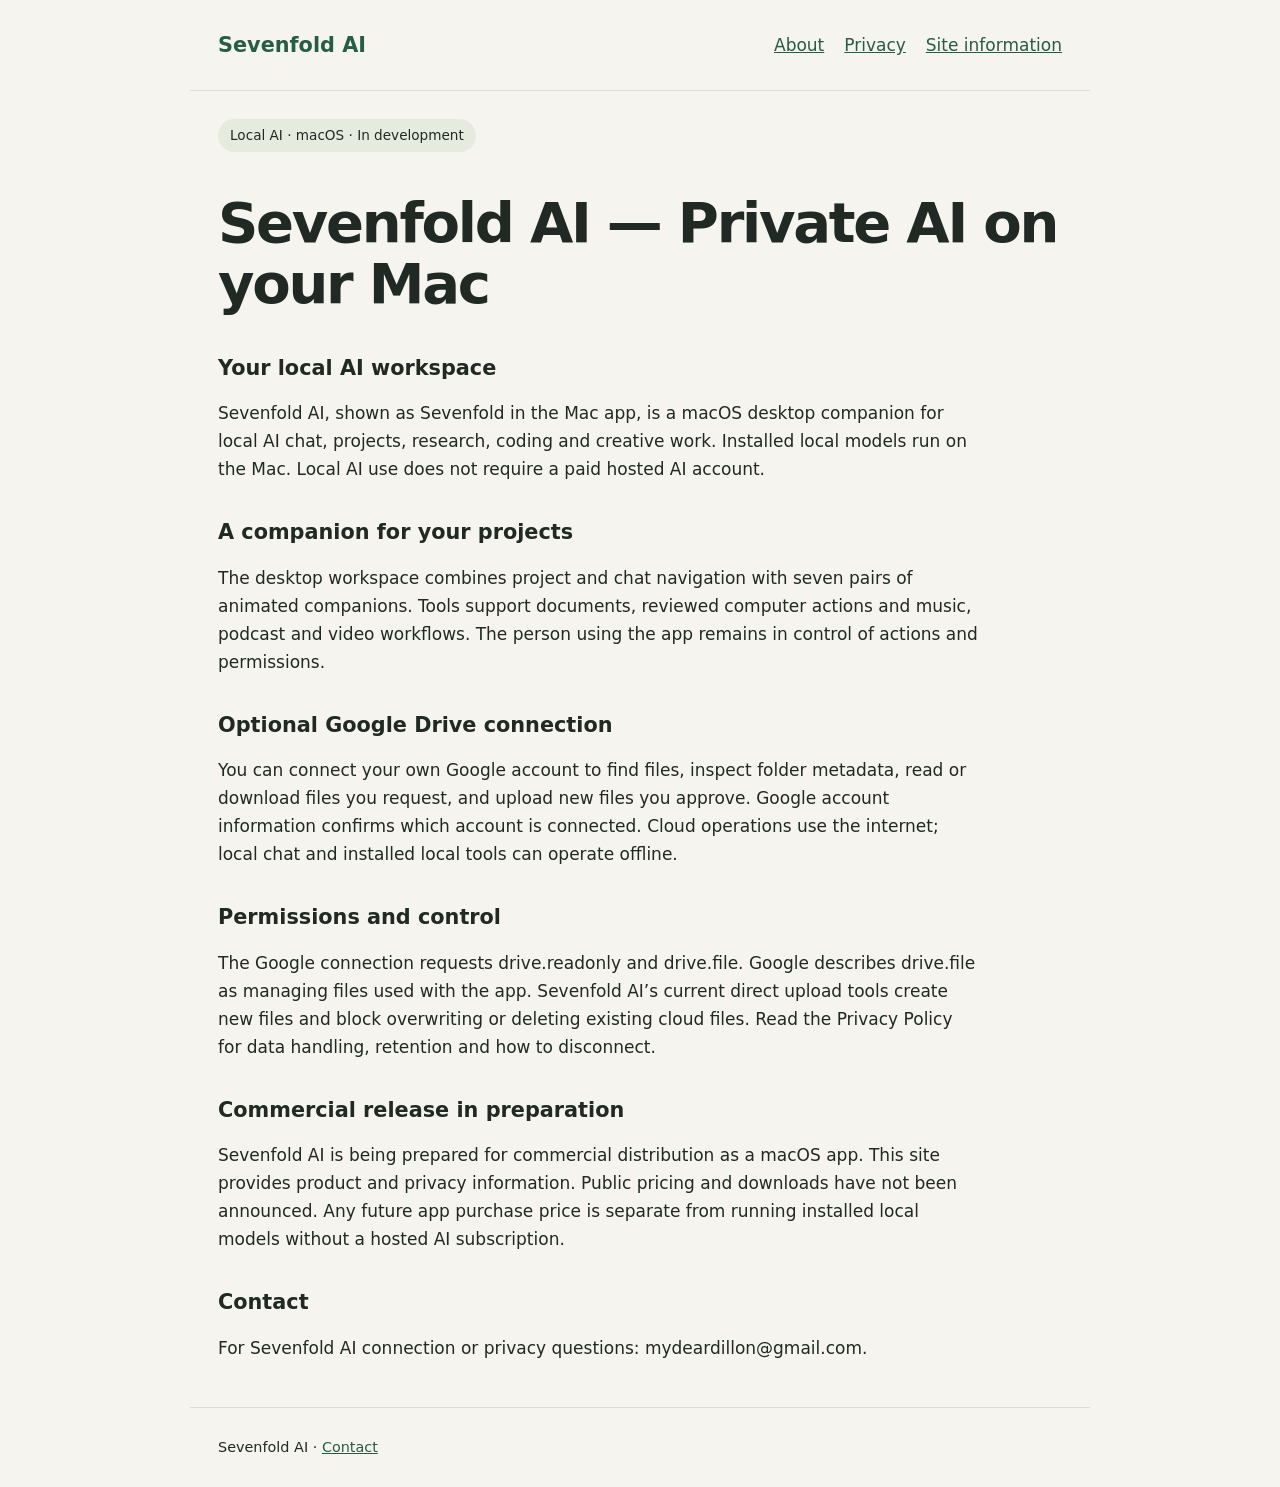
<file: index.html>
<!doctype html><html lang="en"><head><meta charset="utf-8"><meta name="viewport" content="width=device-width,initial-scale=1"><meta name="description" content="Sevenfold AI local AI workspace and optional Google Drive connection"><title>Sevenfold AI — Private AI on your Mac</title><link rel="stylesheet" href="styles.css"></head><body><header><a class="brand" href="index.html">Sevenfold AI</a><nav aria-label="Main"><a href="index.html">About</a><a href="privacy.html">Privacy</a><a href="terms.html">Site information</a></nav></header><main><span class="tag">Local AI · macOS · In development</span><h1>Sevenfold AI — Private AI on your Mac</h1><section><h2>Your local AI workspace</h2><p>Sevenfold AI, shown as Sevenfold in the Mac app, is a macOS desktop companion for local AI chat, projects, research, coding and creative work. Installed local models run on the Mac. Local AI use does not require a paid hosted AI account.</p></section><section><h2>A companion for your projects</h2><p>The desktop workspace combines project and chat navigation with seven pairs of animated companions. Tools support documents, reviewed computer actions and music, podcast and video workflows. The person using the app remains in control of actions and permissions.</p></section><section><h2>Optional Google Drive connection</h2><p>You can connect your own Google account to find files, inspect folder metadata, read or download files you request, and upload new files you approve. Google account information confirms which account is connected. Cloud operations use the internet; local chat and installed local tools can operate offline.</p></section><section><h2>Permissions and control</h2><p>The Google connection requests drive.readonly and drive.file. Google describes drive.file as managing files used with the app. Sevenfold AI’s current direct upload tools create new files and block overwriting or deleting existing cloud files. Read the Privacy Policy for data handling, retention and how to disconnect.</p></section><section><h2>Commercial release in preparation</h2><p>Sevenfold AI is being prepared for commercial distribution as a macOS app. This site provides product and privacy information. Public pricing and downloads have not been announced. Any future app purchase price is separate from running installed local models without a hosted AI subscription.</p></section><section><h2>Contact</h2><p>For Sevenfold AI connection or privacy questions: mydeardillon@gmail.com.</p></section></main><footer>Sevenfold AI · <a href="mailto:mydeardillon@gmail.com">Contact</a></footer></body></html>
</file>
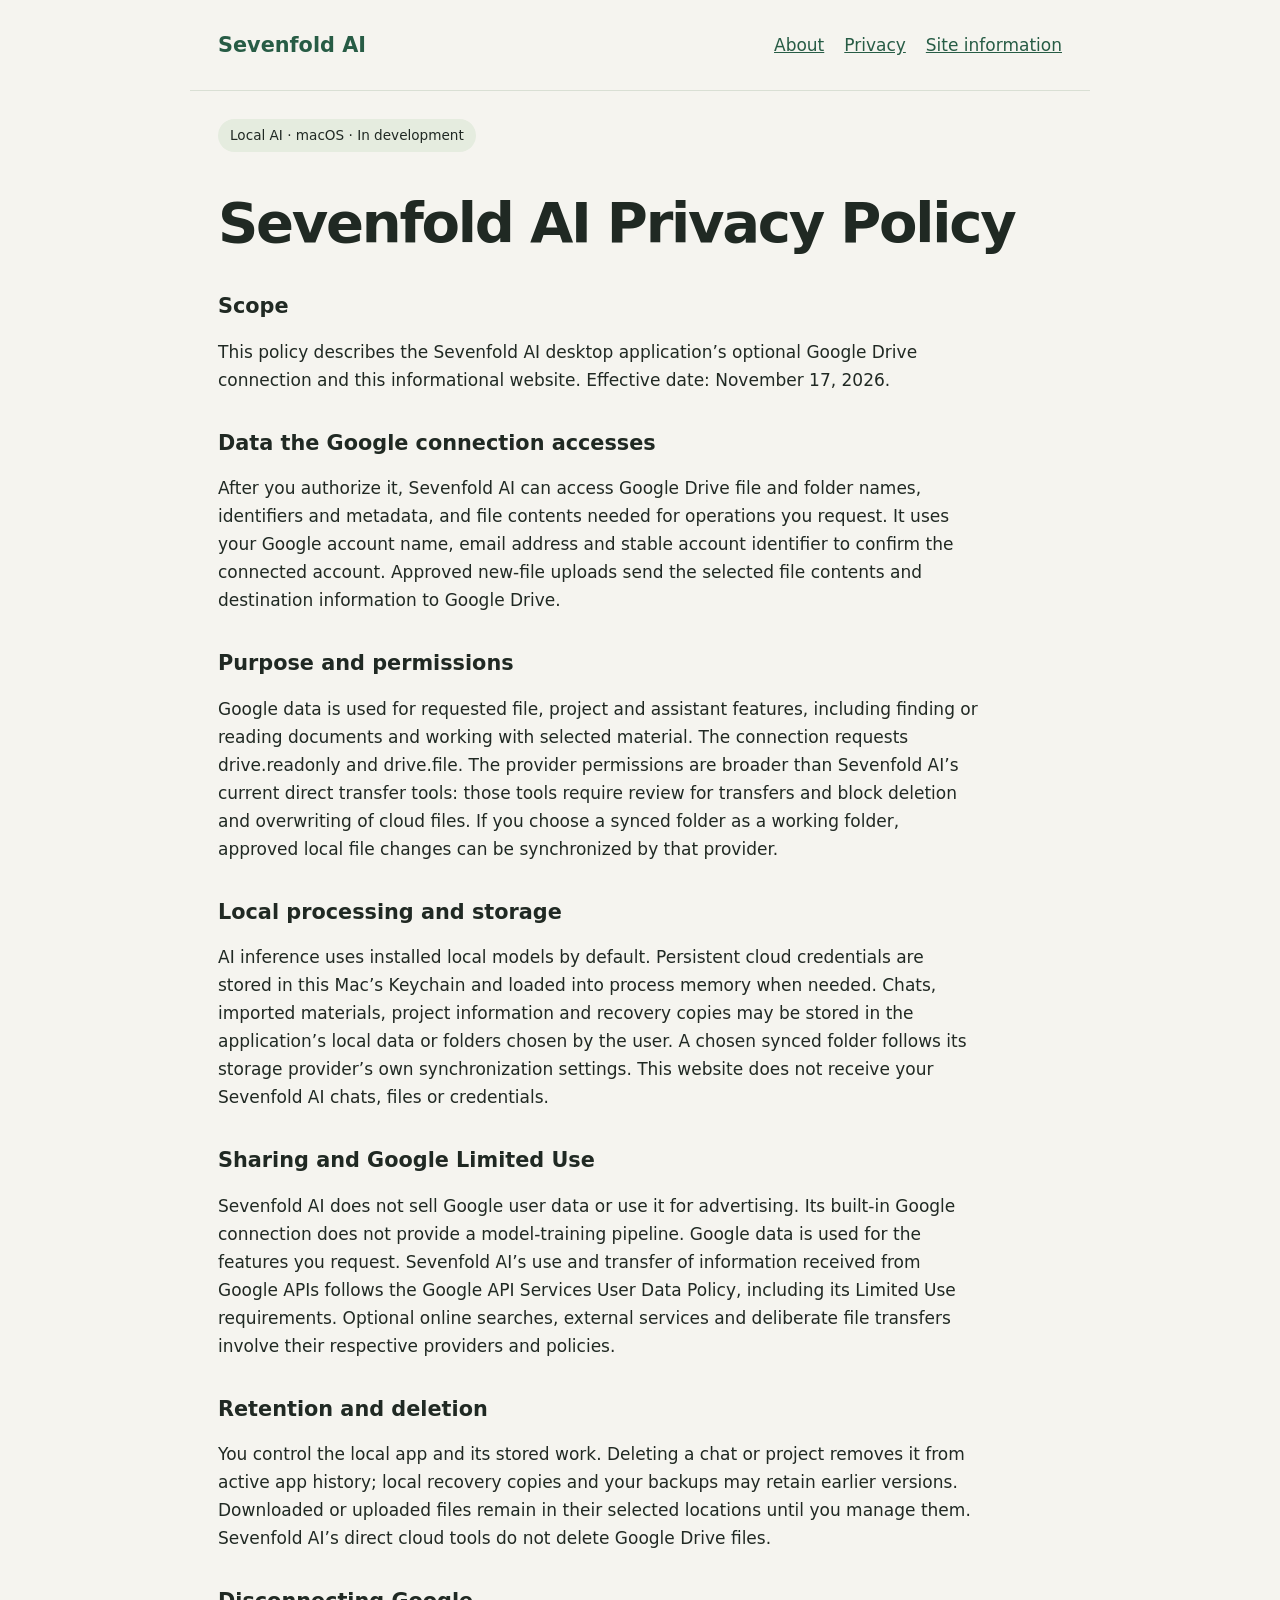
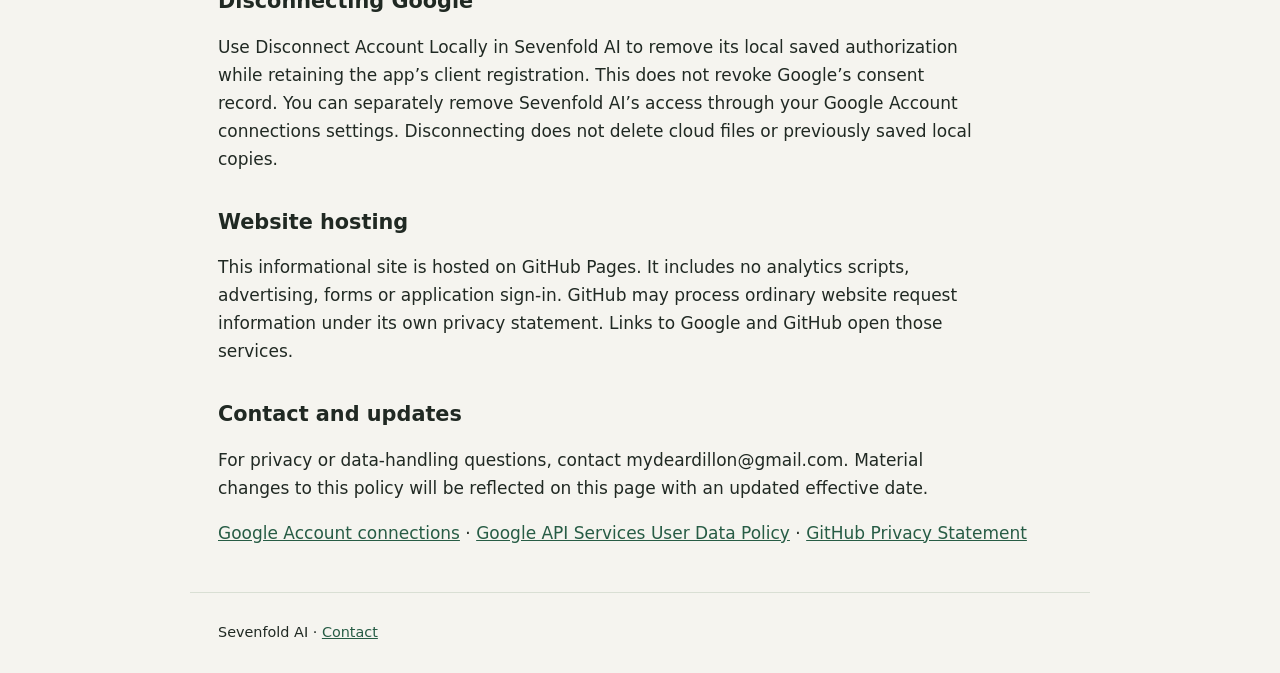
<file: privacy.html>
<!doctype html><html lang="en"><head><meta charset="utf-8"><meta name="viewport" content="width=device-width,initial-scale=1"><meta name="description" content="Sevenfold AI local AI workspace and optional Google Drive connection"><title>Sevenfold AI Privacy Policy</title><link rel="stylesheet" href="styles.css"></head><body><header><a class="brand" href="index.html">Sevenfold AI</a><nav aria-label="Main"><a href="index.html">About</a><a href="privacy.html">Privacy</a><a href="terms.html">Site information</a></nav></header><main><span class="tag">Local AI · macOS · In development</span><h1>Sevenfold AI Privacy Policy</h1><section><h2>Scope</h2><p>This policy describes the Sevenfold AI desktop application’s optional Google Drive connection and this informational website. Effective date: November 17, 2026.</p></section><section><h2>Data the Google connection accesses</h2><p>After you authorize it, Sevenfold AI can access Google Drive file and folder names, identifiers and metadata, and file contents needed for operations you request. It uses your Google account name, email address and stable account identifier to confirm the connected account. Approved new-file uploads send the selected file contents and destination information to Google Drive.</p></section><section><h2>Purpose and permissions</h2><p>Google data is used for requested file, project and assistant features, including finding or reading documents and working with selected material. The connection requests drive.readonly and drive.file. The provider permissions are broader than Sevenfold AI’s current direct transfer tools: those tools require review for transfers and block deletion and overwriting of cloud files. If you choose a synced folder as a working folder, approved local file changes can be synchronized by that provider.</p></section><section><h2>Local processing and storage</h2><p>AI inference uses installed local models by default. Persistent cloud credentials are stored in this Mac’s Keychain and loaded into process memory when needed. Chats, imported materials, project information and recovery copies may be stored in the application’s local data or folders chosen by the user. A chosen synced folder follows its storage provider’s own synchronization settings. This website does not receive your Sevenfold AI chats, files or credentials.</p></section><section><h2>Sharing and Google Limited Use</h2><p>Sevenfold AI does not sell Google user data or use it for advertising. Its built-in Google connection does not provide a model-training pipeline. Google data is used for the features you request. Sevenfold AI’s use and transfer of information received from Google APIs follows the Google API Services User Data Policy, including its Limited Use requirements. Optional online searches, external services and deliberate file transfers involve their respective providers and policies.</p></section><section><h2>Retention and deletion</h2><p>You control the local app and its stored work. Deleting a chat or project removes it from active app history; local recovery copies and your backups may retain earlier versions. Downloaded or uploaded files remain in their selected locations until you manage them. Sevenfold AI’s direct cloud tools do not delete Google Drive files.</p></section><section><h2>Disconnecting Google</h2><p>Use Disconnect Account Locally in Sevenfold AI to remove its local saved authorization while retaining the app’s client registration. This does not revoke Google’s consent record. You can separately remove Sevenfold AI’s access through your Google Account connections settings. Disconnecting does not delete cloud files or previously saved local copies.</p></section><section><h2>Website hosting</h2><p>This informational site is hosted on GitHub Pages. It includes no analytics scripts, advertising, forms or application sign-in. GitHub may process ordinary website request information under its own privacy statement. Links to Google and GitHub open those services.</p></section><section><h2>Contact and updates</h2><p>For privacy or data-handling questions, contact mydeardillon@gmail.com. Material changes to this policy will be reflected on this page with an updated effective date.</p></section><p><a href="https://myaccount.google.com/connections">Google Account connections</a> · <a href="https://developers.google.com/terms/api-services-user-data-policy">Google API Services User Data Policy</a> · <a href="https://docs.github.com/en/site-policy/privacy-policies/github-general-privacy-statement">GitHub Privacy Statement</a></p></main><footer>Sevenfold AI · <a href="mailto:mydeardillon@gmail.com">Contact</a></footer></body></html>
</file>
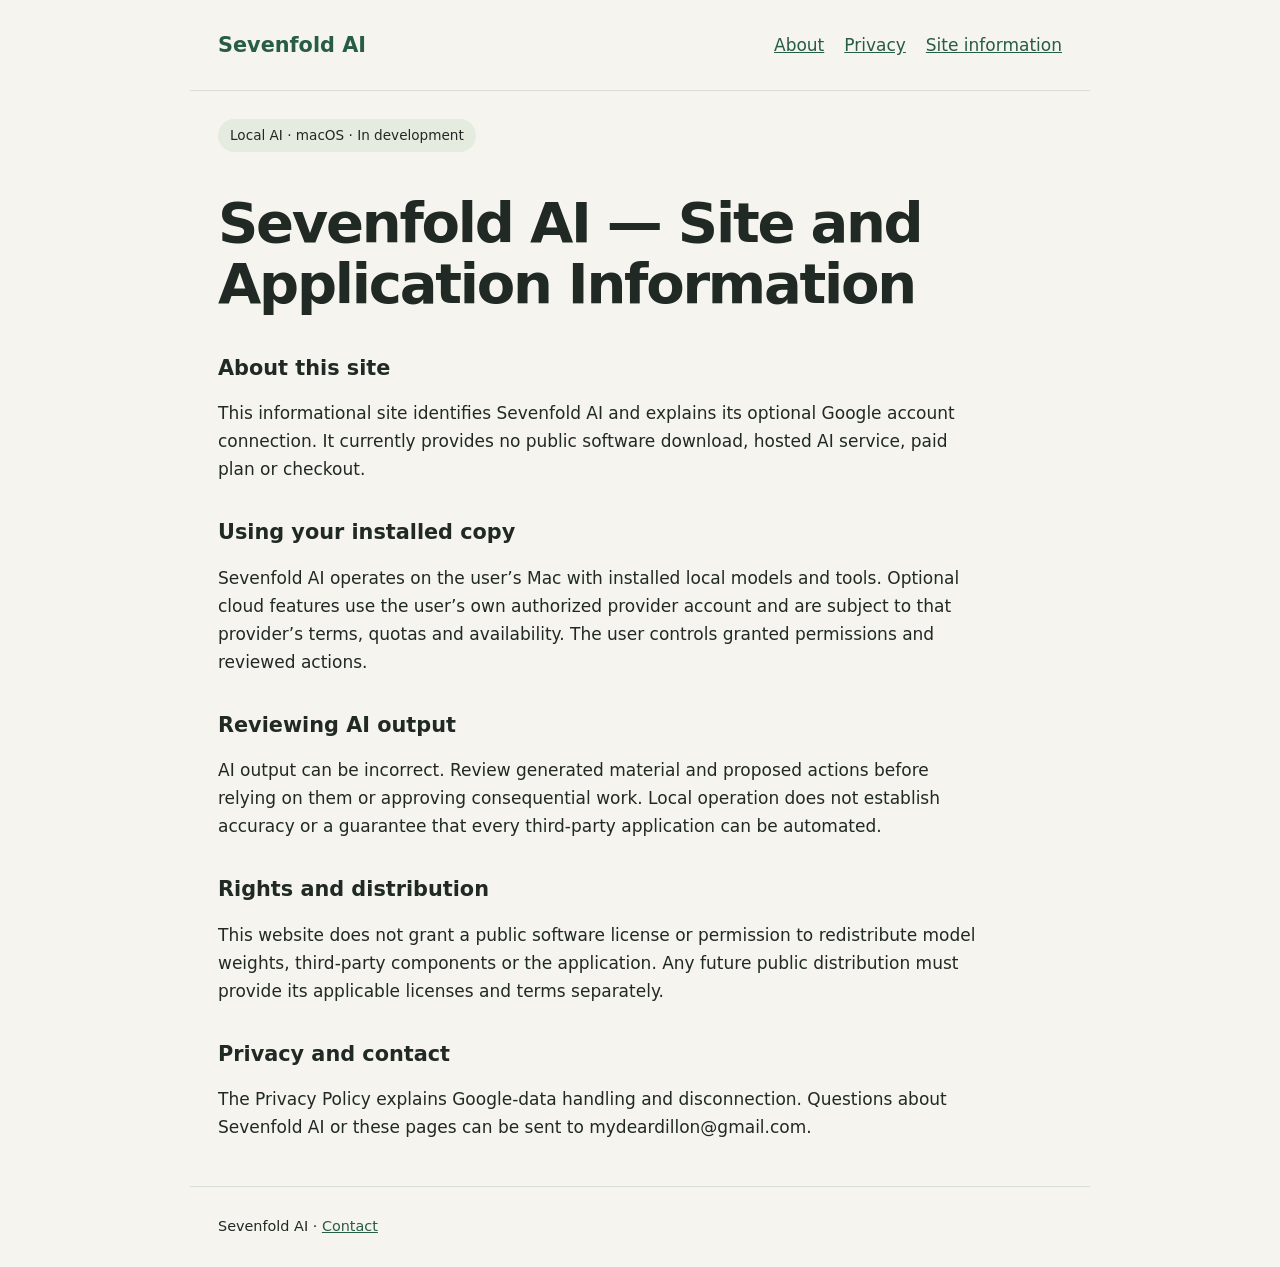
<file: terms.html>
<!doctype html><html lang="en"><head><meta charset="utf-8"><meta name="viewport" content="width=device-width,initial-scale=1"><meta name="description" content="Sevenfold AI local AI workspace and optional Google Drive connection"><title>Sevenfold AI — Site and Application Information</title><link rel="stylesheet" href="styles.css"></head><body><header><a class="brand" href="index.html">Sevenfold AI</a><nav aria-label="Main"><a href="index.html">About</a><a href="privacy.html">Privacy</a><a href="terms.html">Site information</a></nav></header><main><span class="tag">Local AI · macOS · In development</span><h1>Sevenfold AI — Site and Application Information</h1><section><h2>About this site</h2><p>This informational site identifies Sevenfold AI and explains its optional Google account connection. It currently provides no public software download, hosted AI service, paid plan or checkout.</p></section><section><h2>Using your installed copy</h2><p>Sevenfold AI operates on the user’s Mac with installed local models and tools. Optional cloud features use the user’s own authorized provider account and are subject to that provider’s terms, quotas and availability. The user controls granted permissions and reviewed actions.</p></section><section><h2>Reviewing AI output</h2><p>AI output can be incorrect. Review generated material and proposed actions before relying on them or approving consequential work. Local operation does not establish accuracy or a guarantee that every third-party application can be automated.</p></section><section><h2>Rights and distribution</h2><p>This website does not grant a public software license or permission to redistribute model weights, third-party components or the application. Any future public distribution must provide its applicable licenses and terms separately.</p></section><section><h2>Privacy and contact</h2><p>The Privacy Policy explains Google-data handling and disconnection. Questions about Sevenfold AI or these pages can be sent to mydeardillon@gmail.com.</p></section></main><footer>Sevenfold AI · <a href="mailto:mydeardillon@gmail.com">Contact</a></footer></body></html>
</file>
<file: styles.css>
*{box-sizing:border-box}body{margin:0;background:#f5f4ef;color:#202923;font:17px/1.65 system-ui,-apple-system,sans-serif}header,main,footer{max-width:900px;margin:auto;padding:28px}header{display:flex;justify-content:space-between;align-items:center;border-bottom:1px solid #d9dfd4}a{color:#275c45}nav{display:flex;gap:20px;flex-wrap:wrap}h1{font-size:clamp(2.2rem,5vw,3.5rem);line-height:1.1;letter-spacing:-.04em;margin:40px 0}h2{font-size:1.3rem;line-height:1.3;margin-top:36px}section{max-width:760px}footer{font-size:.9rem;border-top:1px solid #d9dfd4}.brand{font-size:1.3rem;font-weight:750;text-decoration:none}.tag{display:inline-block;background:#e5ecdf;border-radius:100px;padding:5px 12px;font-size:.85rem}@media(prefers-color-scheme:dark){body{background:#142019;color:#edf1e8}a{color:#b5d8ad}header,footer{border-color:#39483d}.tag{background:#2d4031}}
</file>
